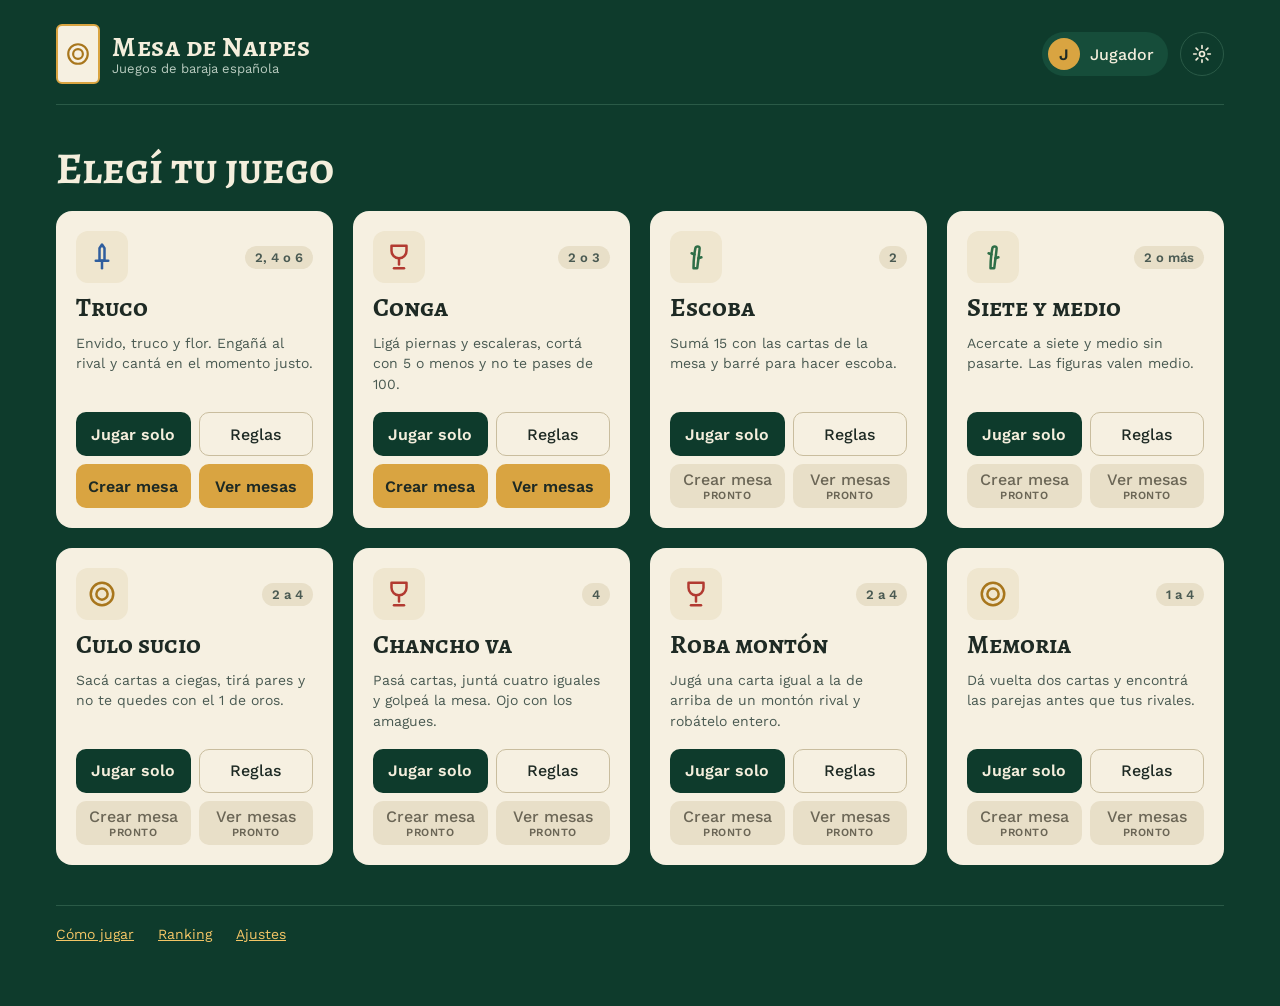
<file: index.html>
<!doctype html>
<html lang="es">
<head>
  <meta charset="utf-8">
  <meta name="viewport" content="width=device-width, initial-scale=1">
  <title>Mesa de Naipes · Urugames</title>
  <link rel="preconnect" href="https://fonts.googleapis.com">
  <link rel="preconnect" href="https://fonts.gstatic.com" crossorigin>
  <link rel="stylesheet" href="https://fonts.googleapis.com/css2?family=Alegreya+SC:wght@500;700&family=Work+Sans:wght@400;500;600&display=swap">
  <link rel="stylesheet" href="css/lobby.css?v=20261030b">
</head>
<body>
  <div class="wrap">
    <header class="top">
      <div class="brand">
        <div class="brand-card">
          <svg width="26" height="26" viewBox="0 0 24 24" fill="none" stroke="currentColor" stroke-width="2" aria-hidden="true"><circle cx="12" cy="12" r="9"/><circle cx="12" cy="12" r="4.5"/></svg>
        </div>
        <div>
          <span class="brand-name">Mesa de Naipes</span>
          <span class="brand-sub">Juegos de baraja española</span>
        </div>
      </div>
      <div class="top-actions">
        <a href="#perfil" class="player"><span class="avatar">J</span><span>Jugador</span></a>
        <button class="icon-btn" aria-label="Configuración">
          <svg width="20" height="20" viewBox="0 0 24 24" fill="none" stroke="currentColor" stroke-width="2" stroke-linecap="round" aria-hidden="true"><circle cx="12" cy="12" r="3"/><path d="M12 2v3M12 19v3M2 12h3M19 12h3M4.9 4.9l2.1 2.1M17 17l2.1 2.1M4.9 19.1L7 17M17 7l2.1-2.1"/></svg>
        </button>
      </div>
    </header>

    <section class="stack">
      <h1>Elegí tu juego</h1>
      <div class="games" id="games"></div>
    </section>

    <footer class="foot">
      <a href="#como-jugar">Cómo jugar</a>
      <a href="#ranking">Ranking</a>
      <a href="#ajustes">Ajustes</a>
    </footer>
  </div>
  <script src="js/juegos.js?v=20261030b"></script>
  <script src="js/lobby.js?v=20261030b"></script>
</body>
</html>
</file>
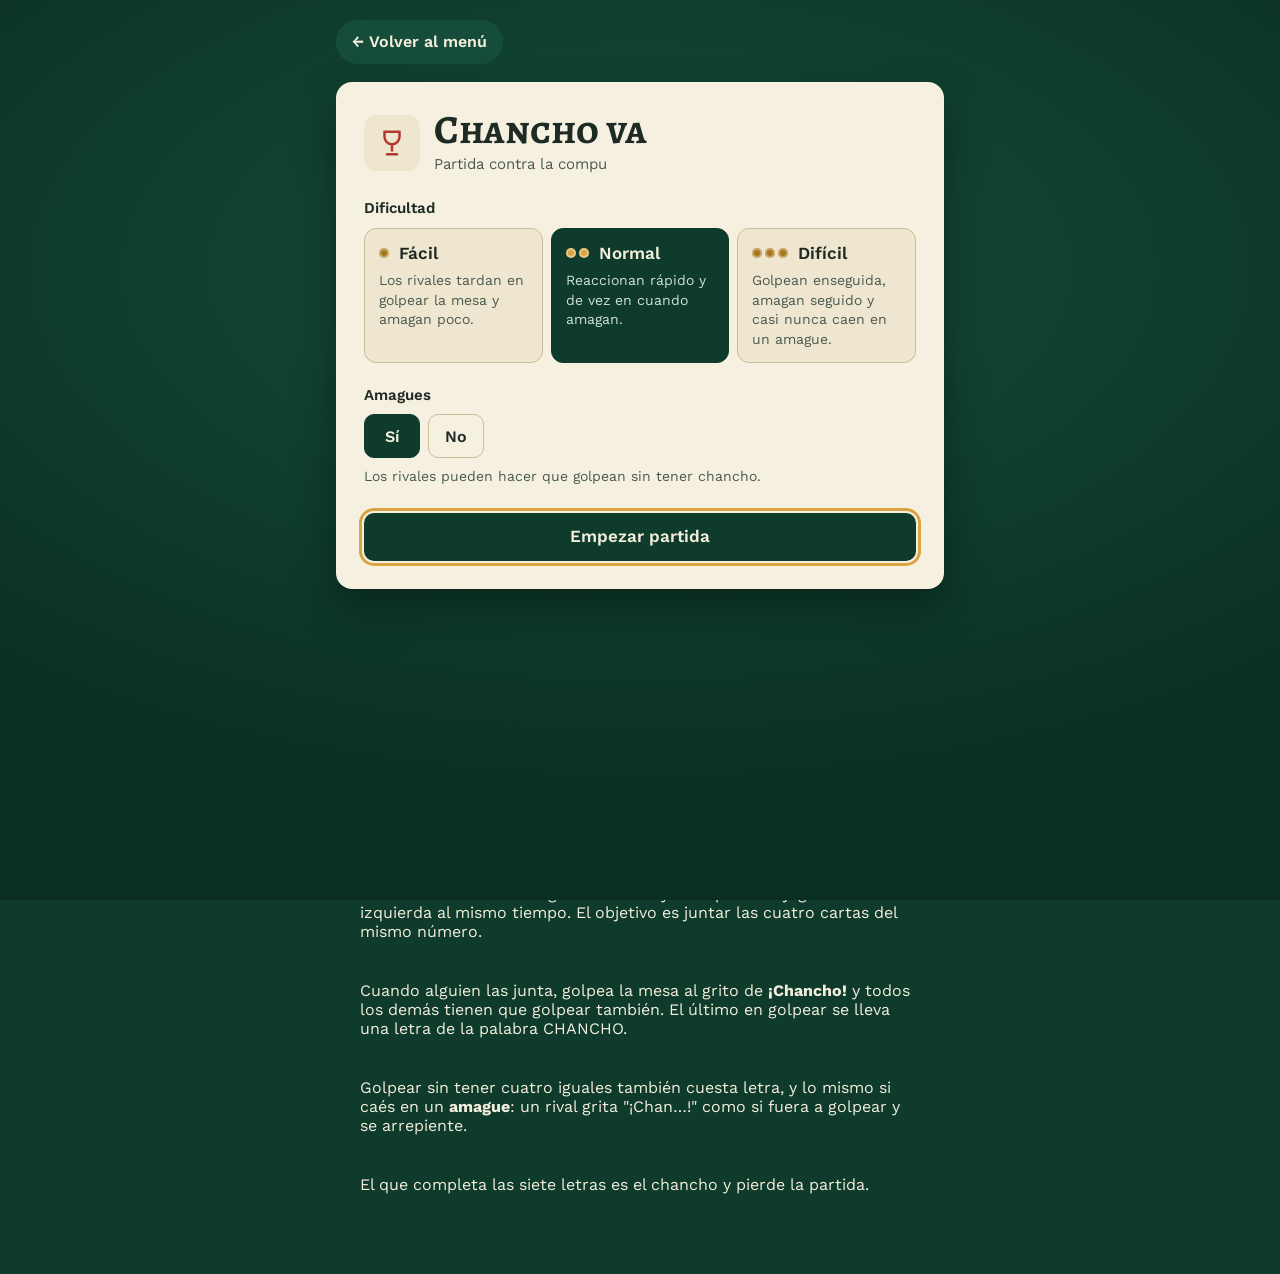
<file: juegos/chanchova/index.html>
<!doctype html>
<html lang="es">
<head>
  <meta charset="utf-8">
  <meta name="viewport" content="width=device-width, initial-scale=1">
  <title>Mesa de Naipes</title>
  <link rel="stylesheet" href="https://fonts.googleapis.com/css2?family=Alegreya+SC:wght@500;700&family=Work+Sans:wght@400;500;600&display=swap">
  <link rel="stylesheet" href="../../css/lobby.css?v=20261030b">
  <link rel="stylesheet" href="../../css/juego.css?v=20261030b">
  <link rel="stylesheet" href="chanchova.css?v=20261030d">
  <link rel="stylesheet" href="../../css/previa.css?v=20261030d">
</head>
<body data-juego="chanchova">
  <div class="wrap">
    <header class="top">
      <a href="../../index.html" class="back">← Volver al menú</a>
    </header>
    <main class="juego-main">
      <h1 id="nombre"></h1>
      <p class="modo" id="modo"></p>
      <p class="aviso" id="aviso" hidden>El multijugador en línea todavía no está disponible: por ahora jugás contra la compu.</p>

      <div class="ctrl">
        <button id="feint" aria-pressed="true">Amagues</button>
        <button class="primary" id="reset">Nueva partida</button>
        <button id="optsBtn" type="button" hidden>Cambiar opciones</button>
      </div>

      <section class="cv-rivals" id="rivals" aria-label="Rivales"></section>

      <section class="cv-mesa" aria-live="polite">
        <div class="cv-msg" id="msg"></div>
        <div class="cv-order" id="order"></div>
        <button class="cv-slam" id="slam" aria-label="Golpear la mesa: ¡Chancho!">
          <svg viewBox="0 0 48 48" aria-hidden="true"><path fill="currentColor" d="M14 22V9a3 3 0 0 1 6 0v11h1V6a3 3 0 0 1 6 0v14h1V8a3 3 0 0 1 6 0v14h1v-8a3 3 0 0 1 6 0v15c0 9-6 15-14 15h-2c-6 0-9-3-12-8l-6-9a3 3 0 0 1 5-3l2 3z"/></svg>
          ¡CHANCHO!
        </button>
        <button class="cv-next" id="next" hidden>Otra mano</button>
      </section>

      <section class="cv-mine">
        <div class="cv-mine-top"><span class="cv-name">Tu mano</span><span class="cv-letters" id="myLetters"></span></div>
        <div class="cv-hand" id="hand"></div>
        <button class="cv-pass" id="pass" disabled>Elegí una carta para pasar</button>
      </section>

      <section id="reglas" class="reglas">
        <h2>Reglas</h2>
        <p>Se juega con cuatro números de la baraja española (1, 7, 10 y 12) en sus cuatro palos: 16 cartas, cuatro para cada jugador.</p>
        <p>En cada vuelta todos eligen una carta y se la pasan al jugador de la izquierda al mismo tiempo. El objetivo es juntar las cuatro cartas del mismo número.</p>
        <p>Cuando alguien las junta, golpea la mesa al grito de <b>¡Chancho!</b> y todos los demás tienen que golpear también. El último en golpear se lleva una letra de la palabra CHANCHO.</p>
        <p>Golpear sin tener cuatro iguales también cuesta letra, y lo mismo si caés en un <b>amague</b>: un rival grita "¡Chan…!" como si fuera a golpear y se arrepiente.</p>
        <p>El que completa las siete letras es el chancho y pierde la partida.</p>
      </section>
    </main>
  </div>
  <script src="../../js/juegos.js?v=20261030b"></script>
  <script src="../../js/juego-base.js?v=20261030b"></script>
  <script src="../../js/previa.js?v=20261030d"></script>
  <script src="chanchova.js?v=20261030d"></script>
</body>
</html>
</file>
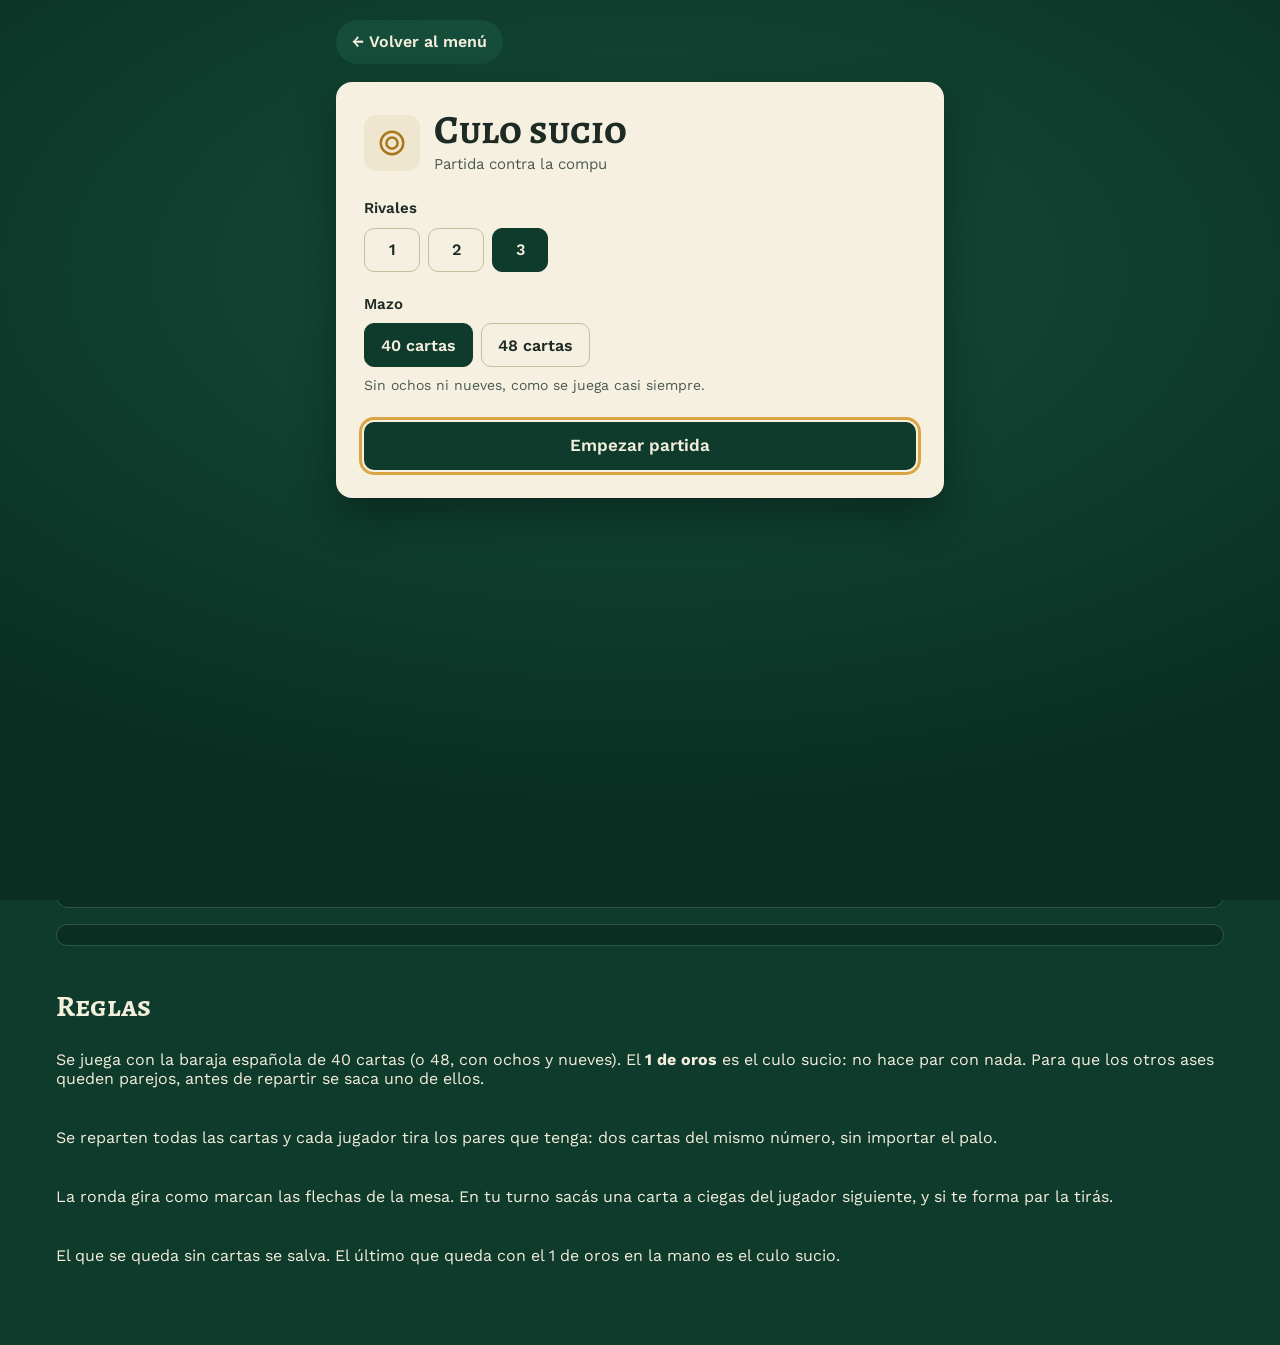
<file: juegos/culosucio/index.html>
<!doctype html>
<html lang="es">
<head>
  <meta charset="utf-8">
  <meta name="viewport" content="width=device-width, initial-scale=1">
  <title>Mesa de Naipes</title>
  <link rel="stylesheet" href="https://fonts.googleapis.com/css2?family=Alegreya+SC:wght@500;700&family=Work+Sans:wght@400;500;600&display=swap">
  <link rel="stylesheet" href="../../css/lobby.css?v=20261030b">
  <link rel="stylesheet" href="../../css/juego.css?v=20261030b">
  <link rel="stylesheet" href="culosucio.css?v=20261030d">
  <link rel="stylesheet" href="../../css/previa.css?v=20261030d">
</head>
<body data-juego="culosucio">
  <div class="wrap">
    <header class="top">
      <a href="../../index.html" class="back">← Volver al menú</a>
    </header>
    <main class="juego-main">
      <h1 id="nombre"></h1>
      <p class="modo" id="modo"></p>
      <p class="aviso" id="aviso" hidden>El multijugador en línea todavía no está disponible: por ahora jugás contra la compu.</p>

      <div class="ctrl">
        <select id="nr" aria-label="Cantidad de rivales">
          <option value="1">1 rival</option>
          <option value="2">2 rivales</option>
          <option value="3" selected>3 rivales</option>
        </select>
        <select id="deck" aria-label="Mazo">
          <option value="40" selected>40 cartas</option>
          <option value="48">48 cartas</option>
        </select>
        <button class="primary" id="newg">Repartir</button>
        <button id="optsBtn" type="button" hidden>Cambiar opciones</button>
      </div>

      <div class="cs-mesa" id="table">
        <div class="cs-oval"></div>
        <svg class="cs-ring" id="ring" aria-hidden="true"></svg>
        <div class="cs-center">
          <div class="cs-row">
            <div class="cs-mini"><div class="cs-stack" id="pile"></div><span id="pairs">0 pares</span></div>
            <div class="cs-mini"><div id="culo"></div><span>Culo sucio</span></div>
          </div>
          <div class="cs-flow" id="flow"></div>
        </div>
        <div id="seats"></div>
      </div>

      <div class="cs-msg" id="msg" aria-live="polite"></div>
      <section class="cs-panel" id="pick" hidden></section>
      <section class="cs-panel cs-mine" id="me"></section>

      <section id="reglas" class="reglas">
        <h2>Reglas</h2>
        <p>Se juega con la baraja española de 40 cartas (o 48, con ochos y nueves). El <b>1 de oros</b> es el culo sucio: no hace par con nada. Para que los otros ases queden parejos, antes de repartir se saca uno de ellos.</p>
        <p>Se reparten todas las cartas y cada jugador tira los pares que tenga: dos cartas del mismo número, sin importar el palo.</p>
        <p>La ronda gira como marcan las flechas de la mesa. En tu turno sacás una carta a ciegas del jugador siguiente, y si te forma par la tirás.</p>
        <p>El que se queda sin cartas se salva. El último que queda con el 1 de oros en la mano es el culo sucio.</p>
      </section>
    </main>
  </div>
  <script src="../../js/juegos.js?v=20261030b"></script>
  <script src="../../js/juego-base.js?v=20261030b"></script>
  <script src="../../js/previa.js?v=20261030d"></script>
  <script src="culosucio.js?v=20261030d"></script>
</body>
</html>
</file>
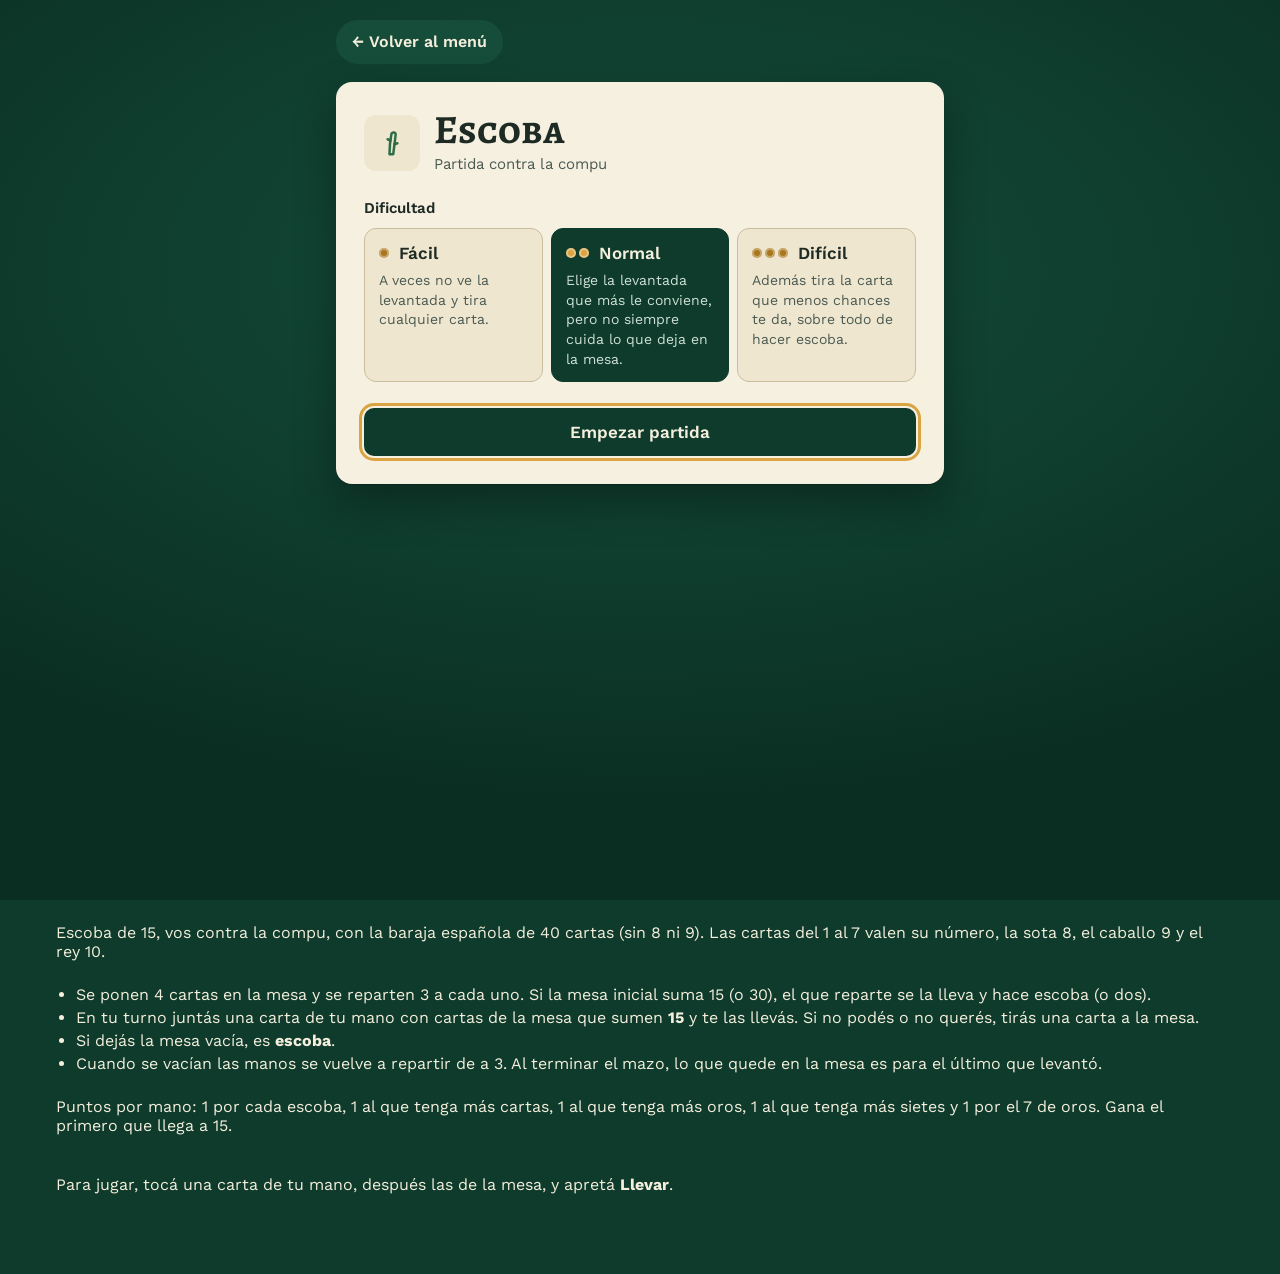
<file: juegos/escoba/index.html>
<!doctype html>
<html lang="es">
<head>
  <meta charset="utf-8">
  <meta name="viewport" content="width=device-width, initial-scale=1">
  <title>Mesa de Naipes</title>
  <link rel="stylesheet" href="https://fonts.googleapis.com/css2?family=Alegreya+SC:wght@500;700&family=Work+Sans:wght@400;500;600&display=swap">
  <link rel="stylesheet" href="../../css/lobby.css?v=20261030b">
  <link rel="stylesheet" href="../../css/juego.css?v=20261030b">
  <link rel="stylesheet" href="escoba.css?v=20261030d">
  <link rel="stylesheet" href="../../css/previa.css?v=20261030d">
</head>
<body data-juego="escoba">
  <div class="wrap">
    <header class="top">
      <a href="../../index.html" class="back">← Volver al menú</a>
    </header>
    <main class="juego-main">
      <h1 id="nombre"></h1>
      <p class="modo" id="modo"></p>
      <p class="aviso" id="aviso" hidden>El multijugador en línea todavía no está disponible: por ahora jugás contra la compu.</p>

      <div class="es-score">
        <span class="es-pill">Vos <b id="sMe">0</b></span>
        <span class="es-pill">Compu <b id="sCpu">0</b></span>
        <span class="es-meta" id="dealer"></span>
        <button class="es-new" id="newg" type="button">Nueva partida</button>
        <button class="es-new" id="optsBtn" type="button" hidden>Cambiar opciones</button>
      </div>

      <section class="es-board" aria-label="Mesa">
        <div class="es-side">
          <span class="es-meta">Compu · cartas <b id="cpuCards">0</b> · escobas <b id="cpuEsc">0</b></span>
          <div class="es-row" id="cpuHand"></div>
        </div>
        <div class="es-mesa">
          <div class="es-row" id="table"></div>
          <div class="es-mazo"><div class="es-card es-dorso" id="mazoCard"></div><span id="deckInfo"></span></div>
        </div>
        <div class="es-status" id="status" aria-live="polite"></div>
        <div class="es-side">
          <div class="es-row" id="hand"></div>
          <div class="es-actions">
            <button class="es-btn" id="takeBtn" type="button" disabled>Llevar</button>
            <button class="es-btn alt" id="dropBtn" type="button" disabled>Tirar</button>
            <button class="es-btn ghost" id="hintBtn" type="button">Pista</button>
          </div>
          <span class="es-meta">Vos · cartas <b id="meCards">0</b> · escobas <b id="meEsc">0</b> · oros <b id="meOros">0</b> · sietes <b id="meSiete">0</b></span>
        </div>
      </section>

      <section id="reglas" class="reglas">
        <h2>Reglas</h2>
        <p>Escoba de 15, vos contra la compu, con la baraja española de 40 cartas (sin 8 ni 9). Las cartas del 1 al 7 valen su número, la sota 8, el caballo 9 y el rey 10.</p>
        <ul>
          <li>Se ponen 4 cartas en la mesa y se reparten 3 a cada uno. Si la mesa inicial suma 15 (o 30), el que reparte se la lleva y hace escoba (o dos).</li>
          <li>En tu turno juntás una carta de tu mano con cartas de la mesa que sumen <b>15</b> y te las llevás. Si no podés o no querés, tirás una carta a la mesa.</li>
          <li>Si dejás la mesa vacía, es <b>escoba</b>.</li>
          <li>Cuando se vacían las manos se vuelve a repartir de a 3. Al terminar el mazo, lo que quede en la mesa es para el último que levantó.</li>
        </ul>
        <p>Puntos por mano: 1 por cada escoba, 1 al que tenga más cartas, 1 al que tenga más oros, 1 al que tenga más sietes y 1 por el 7 de oros. Gana el primero que llega a 15.</p>
        <p>Para jugar, tocá una carta de tu mano, después las de la mesa, y apretá <b>Llevar</b>.</p>
      </section>
    </main>
  </div>

  <div class="es-final" id="final" hidden>
    <div class="es-box" id="finalBox"></div>
  </div>

  <script src="../../js/juegos.js?v=20261030b"></script>
  <script src="../../js/juego-base.js?v=20261030b"></script>
  <script src="../../js/previa.js?v=20261030d"></script>
  <script src="escoba.js?v=20261030d"></script>
</body>
</html>
</file>
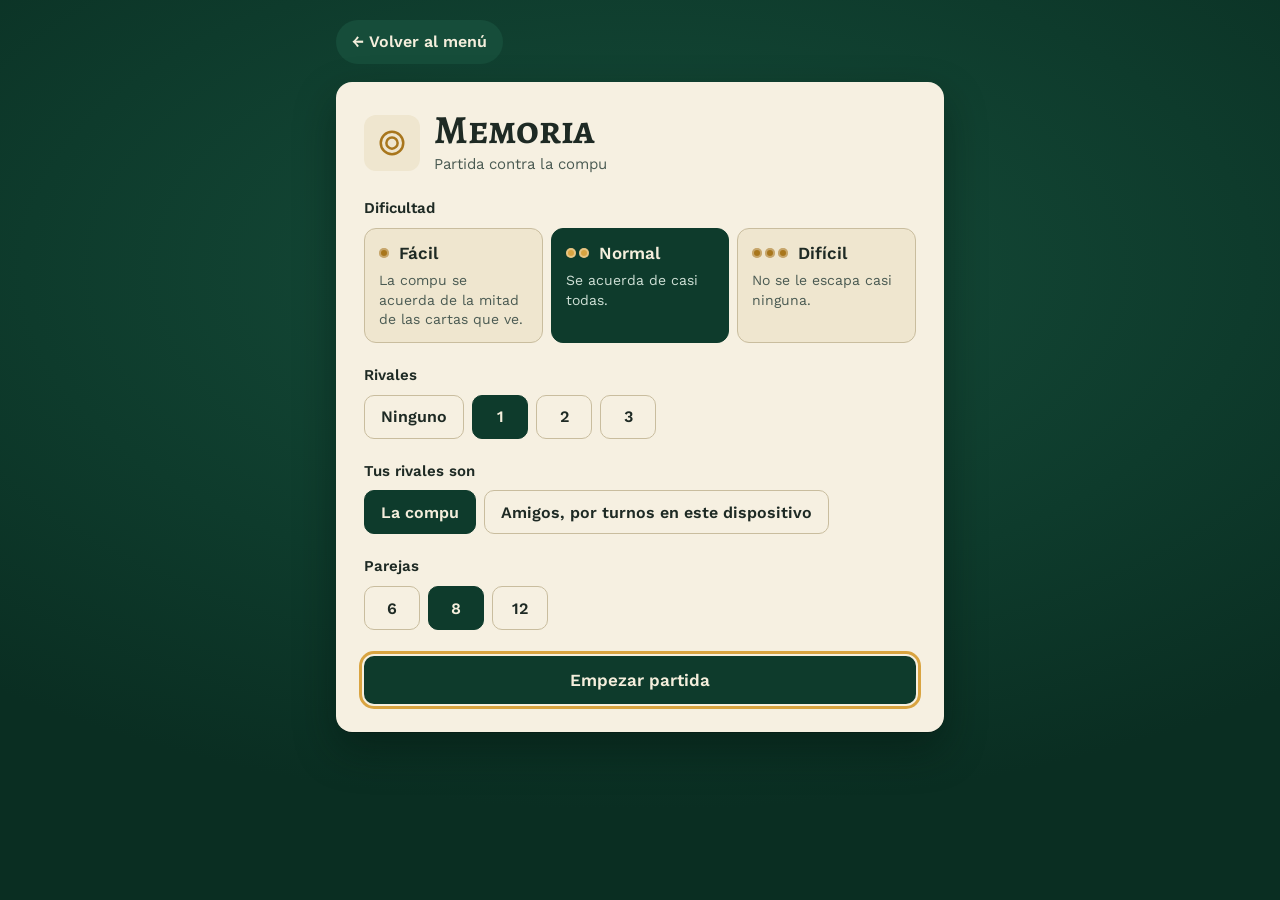
<file: juegos/memoria/index.html>
<!doctype html>
<html lang="es">
<head>
  <meta charset="utf-8">
  <meta name="viewport" content="width=device-width, initial-scale=1">
  <title>Mesa de Naipes</title>
  <link rel="stylesheet" href="https://fonts.googleapis.com/css2?family=Alegreya+SC:wght@500;700&family=Work+Sans:wght@400;500;600&display=swap">
  <link rel="stylesheet" href="../../css/lobby.css?v=20261030b">
  <link rel="stylesheet" href="../../css/juego.css?v=20261030b">
  <link rel="stylesheet" href="memoria.css?v=20261030d">
  <link rel="stylesheet" href="../../css/previa.css?v=20261030d">
</head>
<body data-juego="memoria">
  <div class="wrap">
    <header class="top">
      <a href="../../index.html" class="back">← Volver al menú</a>
    </header>
    <main class="juego-main">
      <h1 id="nombre"></h1>
      <p class="modo" id="modo"></p>
      <p class="aviso" id="aviso" hidden>El multijugador en línea todavía no está disponible: por ahora jueguen por turnos en este dispositivo.</p>

      <div class="bar">
        <div class="ctrl">
          <select id="mode" aria-label="Modo de juego">
            <option value="0">Solo</option>
            <option value="1" selected>vs 1</option>
            <option value="2">vs 2</option>
            <option value="3">vs 3</option>
          </select>
          <select id="rivals" aria-label="Contra quién">
            <option value="cpu" selected>Contra la compu</option>
            <option value="amigos">Con amigos</option>
          </select>
          <select id="level" aria-label="Cantidad de parejas">
            <option value="6">6 parejas</option>
            <option value="8" selected>8 parejas</option>
            <option value="12">12 parejas</option>
          </select>
          <button class="primary" id="new">Nueva</button>
          <button id="optsBtn" type="button" hidden>Cambiar opciones</button>
        </div>
        <div class="stats">
          <div class="stat"><b id="pairs">0/8</b><span>Parejas</span></div>
          <div class="stat"><b id="time">0:00</b><span>Tiempo</span></div>
        </div>
      </div>
      <div class="players" id="players"></div>
      <p class="turn" id="turn"></p>
      <div class="win" id="win" hidden>
        <h2 id="winTitle">¡Ganaste!</h2>
        <p id="winText"></p>
      </div>
      <div class="board" id="board"></div>

      <section id="reglas" class="reglas">
        <h2>Reglas</h2>
        <p>Se reparten las cartas boca abajo, en parejas iguales. En tu turno das vuelta dos cartas: si son iguales te las llevás y seguís jugando; si no, se vuelven a tapar y le toca al siguiente.</p>
        <p>Gana quien junta más parejas. En modo Solo el desafío es terminar en la menor cantidad de jugadas.</p>
      </section>
    </main>
  </div>
  <script src="../../js/juegos.js?v=20261030b"></script>
  <script src="../../js/juego-base.js?v=20261030b"></script>
  <script src="../../js/previa.js?v=20261030d"></script>
  <script src="memoria.js?v=20261030d"></script>
</body>
</html>
</file>
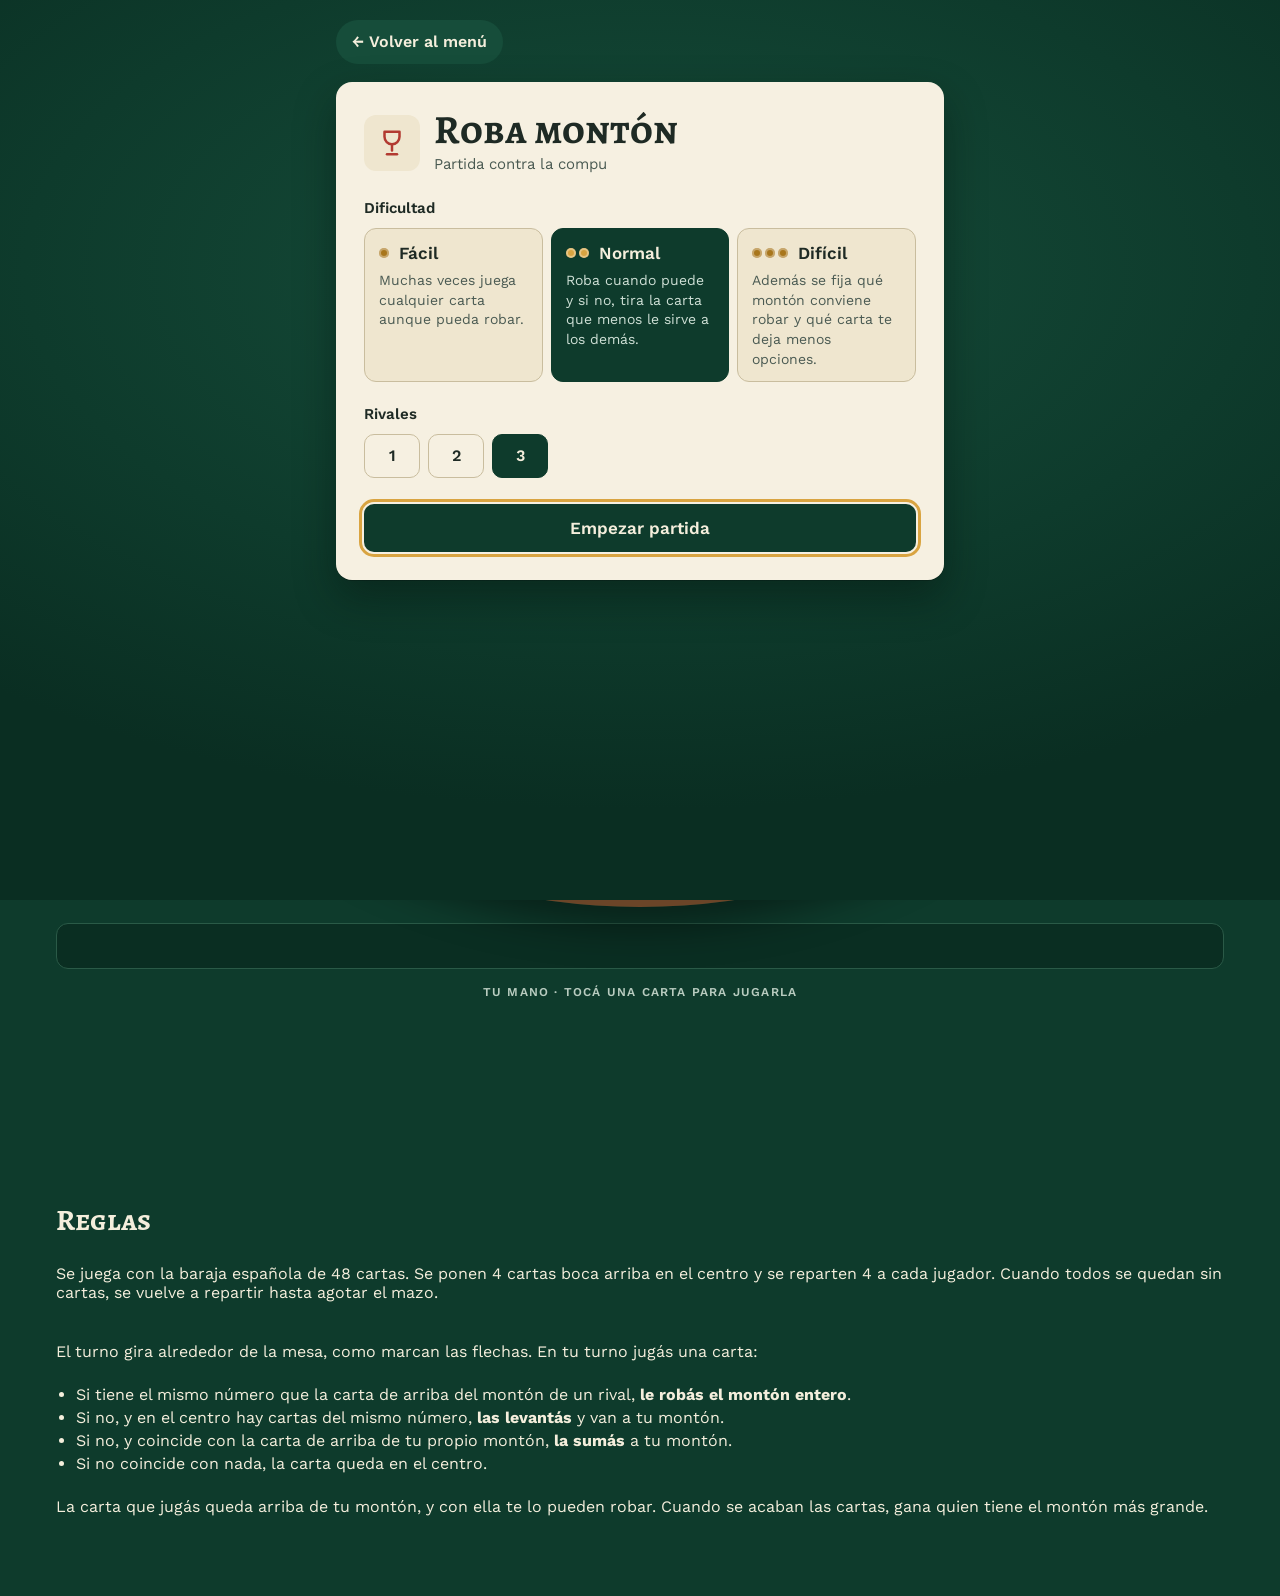
<file: juegos/robamonton/index.html>
<!doctype html>
<html lang="es">
<head>
  <meta charset="utf-8">
  <meta name="viewport" content="width=device-width, initial-scale=1">
  <title>Mesa de Naipes</title>
  <link rel="stylesheet" href="https://fonts.googleapis.com/css2?family=Alegreya+SC:wght@500;700&family=Work+Sans:wght@400;500;600&display=swap">
  <link rel="stylesheet" href="../../css/lobby.css?v=20261030b">
  <link rel="stylesheet" href="../../css/juego.css?v=20261030b">
  <link rel="stylesheet" href="robamonton.css?v=20261030d">
  <link rel="stylesheet" href="../../css/previa.css?v=20261030d">
</head>
<body data-juego="robamonton">
  <div class="wrap">
    <header class="top">
      <a href="../../index.html" class="back">← Volver al menú</a>
    </header>
    <main class="juego-main">
      <h1 id="nombre"></h1>
      <p class="modo" id="modo"></p>
      <p class="aviso" id="aviso" hidden>El multijugador en línea todavía no está disponible: por ahora jugás contra la compu.</p>

      <div class="ctrl">
        <select id="nr" aria-label="Cantidad de rivales">
          <option value="1">1 rival</option>
          <option value="2">2 rivales</option>
          <option value="3" selected>3 rivales</option>
        </select>
        <button class="primary" id="newg" type="button">Nueva partida</button>
        <button id="optsBtn" type="button" hidden>Cambiar opciones</button>
      </div>

      <section class="rm-ring" id="ring" aria-label="Mesa redonda">
        <svg class="rm-track" viewBox="0 0 100 100" preserveAspectRatio="none" aria-hidden="true">
          <ellipse cx="50" cy="50" rx="38" ry="38"></ellipse>
        </svg>
        <div class="rm-center" id="center">
          <div class="rm-turno" id="turno"></div>
          <div class="rm-table" id="table"></div>
          <div class="rm-mazo"><div class="rm-card" id="mazoCard"></div><span id="mazo"></span></div>
        </div>
      </section>

      <div class="rm-msg" id="msg" aria-live="polite"></div>

      <section class="rm-hand-wrap" aria-label="Tu mano">
        <span class="rm-label">Tu mano · tocá una carta para jugarla</span>
        <div class="rm-hand" id="hand"></div>
      </section>

      <section id="reglas" class="reglas">
        <h2>Reglas</h2>
        <p>Se juega con la baraja española de 48 cartas. Se ponen 4 cartas boca arriba en el centro y se reparten 4 a cada jugador. Cuando todos se quedan sin cartas, se vuelve a repartir hasta agotar el mazo.</p>
        <p>El turno gira alrededor de la mesa, como marcan las flechas. En tu turno jugás una carta:</p>
        <ul>
          <li>Si tiene el mismo número que la carta de arriba del montón de un rival, <b>le robás el montón entero</b>.</li>
          <li>Si no, y en el centro hay cartas del mismo número, <b>las levantás</b> y van a tu montón.</li>
          <li>Si no, y coincide con la carta de arriba de tu propio montón, <b>la sumás</b> a tu montón.</li>
          <li>Si no coincide con nada, la carta queda en el centro.</li>
        </ul>
        <p>La carta que jugás queda arriba de tu montón, y con ella te lo pueden robar. Cuando se acaban las cartas, gana quien tiene el montón más grande.</p>
      </section>
    </main>
  </div>

  <div class="rm-fly" id="fly" aria-hidden="true"></div>

  <div class="rm-final" id="final" hidden>
    <div class="rm-box">
      <h2 id="finalTitle"></h2>
      <table id="finalTable"></table>
      <button class="primary" id="again" type="button">Jugar otra</button>
    </div>
  </div>

  <script src="../../js/juegos.js?v=20261030b"></script>
  <script src="../../js/juego-base.js?v=20261030b"></script>
  <script src="../../js/previa.js?v=20261030d"></script>
  <script src="robamonton.js?v=20261030d"></script>
</body>
</html>
</file>
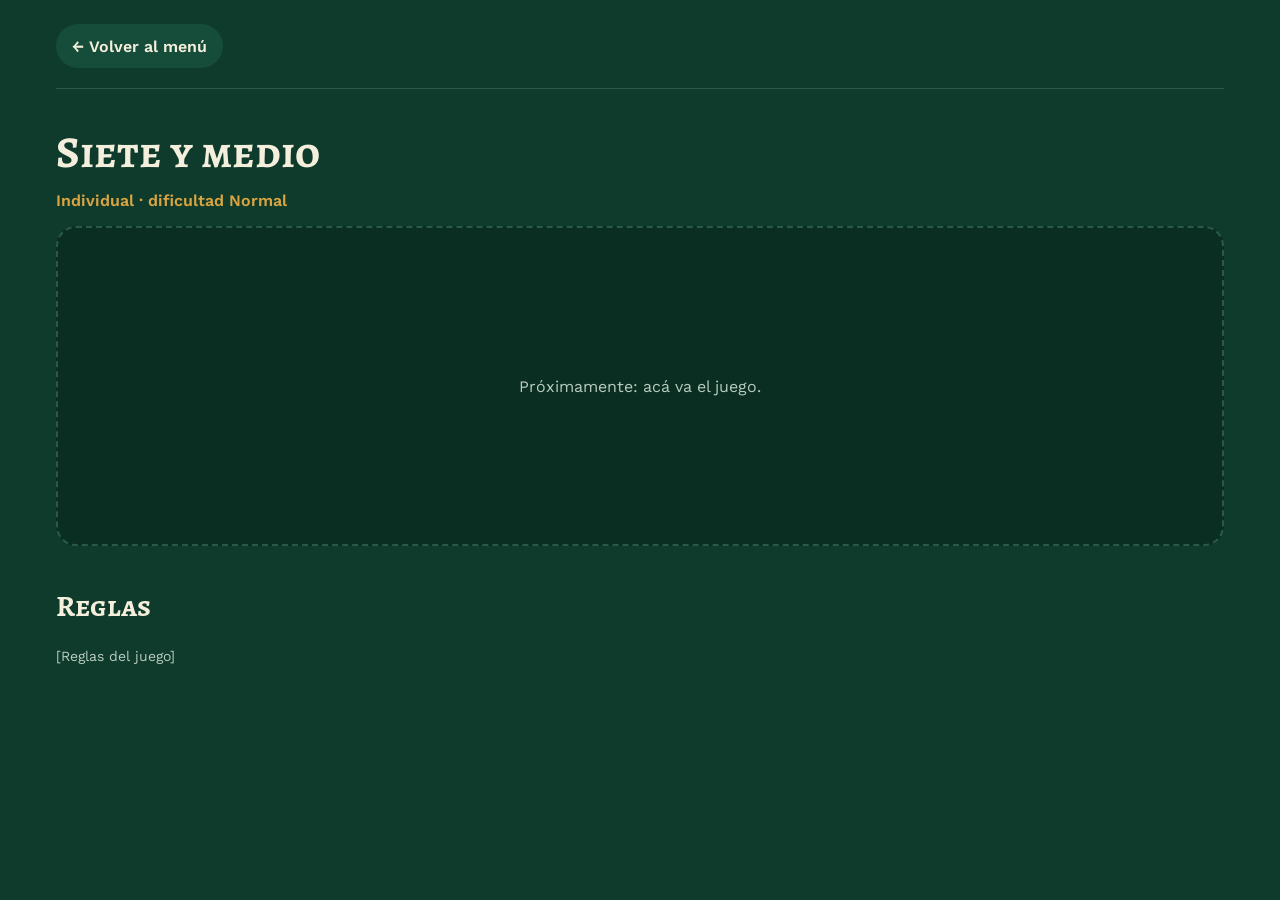
<file: juegos/sieteymedio/index.html>
<!doctype html>
<html lang="es">
<head>
  <meta charset="utf-8">
  <meta name="viewport" content="width=device-width, initial-scale=1">
  <title>Mesa de Naipes</title>
  <link rel="stylesheet" href="https://fonts.googleapis.com/css2?family=Alegreya+SC:wght@500;700&family=Work+Sans:wght@400;500;600&display=swap">
  <link rel="stylesheet" href="../../css/lobby.css?v=20261030b">
  <link rel="stylesheet" href="../../css/juego.css?v=20261030b">
</head>
<body data-juego="sieteymedio">
  <div class="wrap">
    <header class="top">
      <a href="../../index.html" class="back">← Volver al menú</a>
    </header>
    <main class="juego-main">
      <h1 id="nombre"></h1>
      <p class="modo" id="modo"></p>
      <div class="mesa">
        <p>Próximamente: acá va el juego.</p>
      </div>
      <section id="reglas" class="reglas">
        <h2>Reglas</h2>
        <p class="muted">[Reglas del juego]</p>
      </section>
    </main>
  </div>
  <script src="../../js/juegos.js?v=20261030b"></script>
  <script src="../../js/juego-base.js?v=20261030b"></script>
</body>
</html>
</file>
<file: css/lobby.css>
:root {
  --felt: #0E3B2C;
  --felt-dark: #0A2E22;
  --felt-light: #164D3A;
  --line: #2A5A47;
  --ivory: #F4EEDC;
  --card: #F6F0E1;
  --card-chip: #EFE6CF;
  --ink: #1E2A24;
  --ink-soft: #4A5A52;
  --muted: #B9CCC0;
  --gold: #D9A441;
  --oros: #A8761C;
  --copas: #B23A31;
  --espadas: #2F5E9E;
  --bastos: #2E6E47;
}

* { box-sizing: border-box; }
body {
  margin: 0;
  min-height: 100vh;
  background: var(--felt);
  color: var(--ivory);
  font-family: 'Work Sans', system-ui, sans-serif;
}
a { color: #F2C566; }
a:hover { color: #FFE2A0; }
button { font-family: inherit; cursor: pointer; }
h1, h2, .brand-name, .game-name { font-family: 'Alegreya SC', serif; font-weight: 700; }

.wrap { max-width: 1200px; margin: 0 auto; padding: 24px 16px 64px; display: flex; flex-direction: column; gap: 40px; }
.stack { display: flex; flex-direction: column; gap: 20px; }
.muted { color: var(--muted); font-size: 14px; }

/* Encabezado */
.top { display: flex; flex-wrap: wrap; align-items: center; justify-content: space-between; gap: 16px; padding-bottom: 20px; border-bottom: 1px solid var(--line); }
.brand { display: flex; align-items: center; gap: 12px; }
.brand > div:last-child { display: flex; flex-direction: column; }
.brand-card { width: 44px; height: 60px; border-radius: 6px; background: var(--card); border: 2px solid var(--gold); display: flex; align-items: center; justify-content: center; color: var(--oros); }
.brand-name { font-size: 28px; line-height: 1; letter-spacing: .5px; }
.brand-sub { font-size: 13px; color: var(--muted); }
.top-actions { display: flex; align-items: center; gap: 12px; }
.player { display: flex; align-items: center; gap: 10px; min-height: 44px; padding: 0 14px 0 6px; border-radius: 999px; background: var(--felt-light); color: var(--ivory); text-decoration: none; font-weight: 500; }
.avatar { width: 32px; height: 32px; border-radius: 999px; background: var(--gold); color: var(--ink); display: flex; align-items: center; justify-content: center; font-weight: 600; }
.icon-btn { width: 44px; height: 44px; border-radius: 999px; border: 1px solid var(--line); background: transparent; color: var(--ivory); display: flex; align-items: center; justify-content: center; }

h1 { margin: 0; font-size: 44px; line-height: 1.05; }
h2 { margin: 0; font-size: 30px; }

/* Grilla de juegos */
.games-head { display: flex; flex-wrap: wrap; align-items: baseline; justify-content: space-between; gap: 8px; }
.games { display: grid; grid-template-columns: repeat(auto-fill, minmax(250px, 1fr)); gap: 20px; }
.game { display: flex; flex-direction: column; gap: 12px; padding: 20px; border-radius: 16px; background: var(--card); }
.game-top { display: flex; align-items: center; justify-content: space-between; }
.suit { display: flex; align-items: center; justify-content: center; width: 52px; height: 52px; border-radius: 12px; background: var(--card-chip); }
.suit.oros { color: var(--oros); } .suit.copas { color: var(--copas); }
.suit.espadas { color: var(--espadas); } .suit.bastos { color: var(--bastos); }
.players { font-size: 13px; font-weight: 600; color: var(--ink-soft); background: #E8DFC8; padding: 4px 10px; border-radius: 999px; }
.game-name { margin: 0; font-size: 26px; color: var(--ink); line-height: 1; }
.game-desc { margin: 0 0 6px; font-size: 14px; line-height: 1.45; color: var(--ink-soft); }
.game-actions { display: grid; grid-template-columns: repeat(2, minmax(0, 1fr)); gap: 8px; margin-top: auto; }
.btn-play, .btn-rules, .btn-mesa { text-align: center; }
.btn-mesa { display: flex; flex-direction: column; align-items: center; justify-content: center; min-height: 44px; padding: 4px 10px; border-radius: 10px; background: var(--gold); color: var(--ink); font-weight: 600; text-decoration: none; }
.btn-mesa:hover { color: var(--ink); background: #E6B556; }
.btn-mesa.off { background: #E8DFC8; color: #6B6656; font-weight: 500; cursor: default; }
.btn-mesa.off small { font-size: 11px; font-weight: 600; text-transform: uppercase; letter-spacing: .5px; }
.btn-play { flex: 1 1 auto; display: flex; align-items: center; justify-content: center; min-height: 44px; border-radius: 10px; background: var(--felt); color: var(--ivory); font-weight: 600; text-decoration: none; }
.btn-play:hover { color: #fff; background: var(--felt-light); }
.btn-rules { display: flex; align-items: center; justify-content: center; min-height: 44px; padding: 0 14px; border-radius: 10px; border: 1px solid #C9BD9E; color: var(--ink); font-weight: 500; text-decoration: none; }
.btn-rules:hover { color: var(--ink); background: var(--card-chip); }

.foot { display: flex; flex-wrap: wrap; gap: 8px 24px; padding-top: 20px; border-top: 1px solid var(--line); font-size: 14px; }

@media (max-width: 480px) {
  h1 { font-size: 34px; }
  h2 { font-size: 26px; }
}
</file>
<file: css/juego.css>
/* Estilos de la página provisoria de cada juego */
.back { display: inline-flex; align-items: center; min-height: 44px; padding: 0 16px; border-radius: 999px; background: var(--felt-light); color: var(--ivory); text-decoration: none; font-weight: 600; }
.back:hover { color: #fff; }
.juego-main { display: flex; flex-direction: column; gap: 16px; }
.modo { margin: 0; color: var(--gold); font-weight: 600; }
.mesa { min-height: 320px; border-radius: 20px; border: 2px dashed var(--line); background: var(--felt-dark); display: flex; align-items: center; justify-content: center; text-align: center; padding: 24px; color: var(--muted); }
.reglas { margin-top: 24px; display: flex; flex-direction: column; gap: 8px; }
</file>
<file: juegos/chanchova/chanchova.css>
/* Chancho va: usa los colores de css/lobby.css. Clases con prefijo cv- para no chocar con otros estilos.
   El rosa del chancho es propio de este juego. */
.juego-main { --pig: #F07FA0; --pig-deep: #C94A73; --pig-shadow: #8D2F4F; max-width: 560px; width: 100%; margin: 0 auto; }
.aviso { margin: 0; padding: 10px 14px; border-radius: 12px; background: var(--felt-light); color: var(--muted); }
.ctrl { display: flex; flex-wrap: wrap; gap: 8px; align-items: center; }
.ctrl button { font: inherit; font-weight: 600; min-height: 44px; border-radius: 999px; border: 1px solid var(--line); background: transparent; color: var(--muted); padding: 0 16px; }
.ctrl button[aria-pressed="true"] { background: var(--felt-light); color: var(--ivory); }
.ctrl button.primary { background: var(--gold); border-color: var(--gold); color: var(--ink); }
.juego-main :focus-visible { outline: 3px solid var(--gold); outline-offset: 2px; }

/* Letras C-H-A-N-C-H-O */
.cv-letters { display: flex; gap: 2px; }
.cv-letters b { font-family: 'Alegreya SC', serif; font-size: 15px; width: 1.1em; text-align: center; color: var(--line); }
.cv-letters b.on { color: var(--pig); }

/* Rivales */
.cv-rivals { display: grid; grid-template-columns: repeat(3, minmax(0, 1fr)); gap: 8px; }
.cv-rival { min-width: 0; position: relative; border: 2px solid var(--line); border-radius: 12px; padding: 8px 6px 9px; background: var(--felt-dark); display: flex; flex-direction: column; align-items: center; gap: 6px; transition: border-color .2s, background .2s; }
.cv-rival .cv-name { font-size: 14px; }
.cv-rival .cv-letters b { font-size: 12px; width: .95em; }
.cv-backs { display: flex; min-height: 30px; align-items: center; }
.cv-backs .cv-card { width: 20px; height: 30px; margin-left: -8px; border-radius: 3px; }
.cv-backs .cv-card:first-child { margin-left: 0; }
.cv-four { font-family: 'Alegreya SC', serif; font-size: 15px; color: var(--pig); }
.cv-rival.slammed, .cv-rival.shout { border-color: var(--pig); background: rgba(240,127,160,.12); }
.cv-rival.shout { animation: cv-shake .32s ease-in-out 2; }
.cv-rival.loser { border-color: var(--gold); background: rgba(217,164,65,.14); }
.cv-badge { position: absolute; top: -10px; right: -4px; font-size: 11px; font-weight: 600; background: var(--pig); color: var(--ink); border-radius: 999px; padding: 2px 7px; }

/* Mesa central con el botón para golpear */
.cv-mesa { min-height: 250px; display: flex; flex-direction: column; align-items: center; justify-content: center; gap: 12px; text-align: center; border-radius: 20px; background: radial-gradient(ellipse at 50% 40%, var(--felt-light) 0%, var(--felt-dark) 80%); border: 8px solid #4A2C17; box-shadow: inset 0 0 30px rgba(0,0,0,.5); padding: 16px; }
.cv-msg { font-weight: 600; min-height: 2.8em; max-width: 30ch; text-wrap: balance; line-height: 1.35; }
.cv-msg strong { color: var(--gold); }
.cv-order { display: flex; gap: 6px; min-height: 26px; flex-wrap: wrap; justify-content: center; }
.cv-order span { font-size: 12px; font-weight: 600; background: var(--card); color: var(--ink); border-radius: 999px; padding: 4px 9px; animation: cv-pop .25s ease-out; }
.cv-order em { font-style: normal; color: var(--pig-deep); margin-right: 3px; }
.cv-slam { width: 140px; height: 140px; border-radius: 50%; border: 0; color: var(--ink); font-family: 'Alegreya SC', serif; font-weight: 700; font-size: 21px; display: flex; flex-direction: column; align-items: center; justify-content: center; gap: 2px;
  background: radial-gradient(circle at 35% 30%, #FFB3C8, var(--pig) 55%, var(--pig-deep)); box-shadow: 0 8px 0 var(--pig-shadow), 0 14px 24px rgba(0,0,0,.45);
  touch-action: manipulation; -webkit-tap-highlight-color: transparent; transition: transform .06s; }
.cv-slam svg { width: 42px; height: 42px; }
.cv-slam:active { transform: translateY(6px); box-shadow: 0 2px 0 var(--pig-shadow), 0 6px 12px rgba(0,0,0,.45); }
.cv-slam.hot { animation: cv-pulse .7s ease-in-out infinite; }
.cv-slam[disabled] { filter: grayscale(.7) brightness(.7); cursor: default; }
.cv-next { font: inherit; font-weight: 600; min-height: 44px; border: 0; border-radius: 999px; padding: 0 24px; background: var(--gold); color: var(--ink); }

/* Tu mano. img/baraja.jpg: 12 columnas (1 a 12) x 5 filas (oros, copas, espadas, bastos, dorso) */
.cv-card { background-color: var(--card); background-image: url(../../img/baraja.jpg); background-size: 1200% 500%; background-repeat: no-repeat; box-shadow: 0 2px 3px rgba(0,0,0,.35); }
.cv-mine { display: flex; flex-direction: column; gap: 10px; }
.cv-mine-top { display: flex; justify-content: space-between; align-items: center; font-weight: 600; }
.cv-hand { display: grid; grid-template-columns: repeat(4, 1fr); gap: 8px; padding-top: 14px; }
.cv-hand .cv-card { aspect-ratio: 170 / 261; width: 100%; max-width: 100%; border: 0; padding: 0; border-radius: 8px; box-shadow: 0 3px 0 #B9B3A6, 0 6px 12px rgba(0,0,0,.4); transition: transform .15s ease, box-shadow .15s; -webkit-tap-highlight-color: transparent; }
.cv-hand .cv-card.sel { transform: translateY(-14px); box-shadow: 0 0 0 3px var(--gold), 0 12px 18px rgba(0,0,0,.45); }
.cv-hand .cv-card.llega { animation: cv-llega .45s ease-out; }
.cv-hand .cv-card.four { box-shadow: 0 0 0 3px var(--pig), 0 6px 12px rgba(0,0,0,.4); }
.cv-hand .cv-card[disabled] { cursor: default; }
.cv-pass { font: inherit; font-weight: 600; min-height: 48px; border: 0; border-radius: 12px; background: var(--card); color: var(--ink); box-shadow: 0 3px 0 #B9B3A6; }
.cv-pass[disabled] { opacity: .4; cursor: default; }

@keyframes cv-pop { from { transform: scale(.6); opacity: .3; } to { transform: none; opacity: 1; } }
@keyframes cv-llega { from { transform: translateX(-40px) rotate(-8deg); opacity: 0; } to { transform: none; opacity: 1; } }
@keyframes cv-pulse { 0%, 100% { transform: scale(1); } 50% { transform: scale(1.06); } }
@keyframes cv-shake { 0%, 100% { transform: none; } 25% { transform: translateX(-4px) rotate(-1.5deg); } 75% { transform: translateX(4px) rotate(1.5deg); } }
@media (prefers-reduced-motion: reduce) { .juego-main * { animation: none !important; transition: none !important; } }
@media (max-width: 360px) { .cv-slam { width: 120px; height: 120px; font-size: 18px; } }
</file>
<file: css/previa.css>
/* Pantalla previa de "Jugar solo" (js/previa.js). Usa los colores y letras del menú en todos los juegos,
   con sus propias variables para que no la cambie el diseño de cada juego.
   Layout: el paño verde del menú ocupa toda la pantalla; al centro, una carta marfil con el juego,
   la dificultad en tres fichas (los puntos de oro dicen el nivel) y las opciones propias, todo alineado a la izquierda. */
@import url('https://fonts.googleapis.com/css2?family=Alegreya+SC:wght@500;700&family=Work+Sans:wght@400;500;600&display=swap');

.previa {
  --pv-felt: #0E3B2C; --pv-felt-dark: #0A2E22; --pv-felt-light: #164D3A; --pv-line: #2A5A47;
  --pv-ivory: #F4EEDC; --pv-card: #F6F0E1; --pv-chip: #EFE6CF; --pv-chip-line: #C9BD9E;
  --pv-ink: #1E2A24; --pv-ink-soft: #4A5A52; --pv-gold: #D9A441;
  --pv-oros: #A8761C; --pv-copas: #B23A31; --pv-espadas: #2F5E9E; --pv-bastos: #2E6E47;
  --pv-display: 'Alegreya SC', Georgia, 'Times New Roman', serif;
  --pv-body: 'Work Sans', system-ui, -apple-system, 'Segoe UI', sans-serif;
  position: fixed; inset: 0; z-index: 1000; overflow-y: auto; overscroll-behavior: contain;
  background: var(--pv-felt);
  background-image: radial-gradient(ellipse 80% 60% at 50% 30%, var(--pv-felt-light), var(--pv-felt) 60%, var(--pv-felt-dark));
  color: var(--pv-ivory); font-family: var(--pv-body); font-size: 16px; line-height: 1.45;
  color-scheme: dark;
}
/* "hidden" tiene que ocultar siempre, también los botones de cada juego que la previa oculta o muestra */
[hidden] { display: none !important; }
html.previa-abierta, html.previa-abierta body { overflow: hidden; }
.previa *, .previa *::before, .previa *::after { box-sizing: border-box; }

.pv-marco {
  max-width: 640px; margin: 0 auto; min-height: 100%;
  padding-top: max(20px, env(safe-area-inset-top, 0px));
  padding-bottom: max(32px, env(safe-area-inset-bottom, 0px));
  padding-left: max(16px, env(safe-area-inset-left, 0px));
  padding-right: max(16px, env(safe-area-inset-right, 0px));
  display: flex; flex-direction: column; gap: 18px;
}
.pv-volver {
  align-self: flex-start; display: inline-flex; align-items: center; min-height: 44px; padding: 0 16px;
  border-radius: 999px; background: var(--pv-felt-light); color: var(--pv-ivory); text-decoration: none; font-weight: 600;
}
.pv-volver:hover { color: #fff; background: var(--pv-line); }

.pv-carta {
  background: var(--pv-card); color: var(--pv-ink); border-radius: 16px;
  padding: clamp(18px, 4vw, 28px); display: flex; flex-direction: column; gap: 22px;
  box-shadow: 0 1px 0 rgba(0,0,0,.2), 0 18px 40px rgba(4, 20, 14, .45);
}
.pv-cab { display: flex; align-items: center; gap: 14px; }
.pv-palo { flex: none; display: flex; align-items: center; justify-content: center; width: 56px; height: 56px; border-radius: 12px; background: var(--pv-chip); }
.pv-oros { color: var(--pv-oros); } .pv-copas { color: var(--pv-copas); } .pv-espadas { color: var(--pv-espadas); } .pv-bastos { color: var(--pv-bastos); }
.pv-cab h2 { margin: 0; font-family: var(--pv-display); font-weight: 700; font-size: clamp(30px, 7vw, 40px); line-height: 1; color: var(--pv-ink); text-wrap: balance; }
.pv-sub { margin: 4px 0 0; color: var(--pv-ink-soft); font-size: 15px; }

.pv-grupo { border: 0; margin: 0; padding: 0; min-width: 0; display: flex; flex-direction: column; gap: 8px; }
.pv-grupo[hidden] { display: none; }
.pv-grupo legend { padding: 0; margin-bottom: 8px; font-weight: 600; font-size: 15px; color: var(--pv-ink); }
.pv-nota { margin: 0; font-size: 14px; color: var(--pv-ink-soft); max-width: 60ch; }
.pv-nota:empty { display: none; }

/* dificultad: tres fichas; los puntos de oro marcan el nivel */
.pv-difs { display: grid; grid-template-columns: repeat(3, minmax(0, 1fr)); gap: 8px; }
@media (max-width: 520px) { .pv-difs { grid-template-columns: minmax(0, 1fr); } }
.pv-dif {
  display: flex; flex-direction: column; align-items: flex-start; gap: 6px; text-align: left;
  min-height: 44px; padding: 12px 14px; border-radius: 12px; cursor: pointer;
  font: inherit; color: var(--pv-ink); background: var(--pv-chip); border: 1.5px solid var(--pv-chip-line);
  transition: background .15s, border-color .15s, color .15s;
}
.pv-dif:hover { border-color: var(--pv-ink-soft); }
.pv-dif-cab { display: flex; align-items: center; gap: 10px; font-weight: 600; font-size: 17px; }
.pv-dif-txt { font-size: 14px; line-height: 1.4; color: var(--pv-ink-soft); }
.pv-pips { display: inline-flex; gap: 3px; }
.pv-pips i { width: 10px; height: 10px; border-radius: 50%; background: var(--pv-oros); box-shadow: inset 0 0 0 2px rgba(255,255,255,.35); }
.pv-dif[aria-checked="true"] { background: var(--pv-felt); border-color: var(--pv-felt); color: var(--pv-ivory); }
.pv-dif[aria-checked="true"] .pv-dif-txt { color: #CFE0D6; }
.pv-dif[aria-checked="true"] .pv-pips i { background: var(--pv-gold); }

/* opciones del juego */
.pv-seg { display: flex; flex-wrap: wrap; gap: 8px; }
.pv-seg button {
  min-width: 56px; min-height: 44px; padding: 0 16px; border-radius: 10px; cursor: pointer;
  font: inherit; font-weight: 600; color: var(--pv-ink); background: transparent; border: 1.5px solid var(--pv-chip-line);
  transition: background .15s, border-color .15s, color .15s;
}
.pv-seg button:hover { background: var(--pv-chip); }
.pv-seg button[aria-checked="true"] { background: var(--pv-felt); border-color: var(--pv-felt); color: var(--pv-ivory); }

.pv-acciones { display: flex; flex-wrap: wrap; gap: 10px; padding-top: 4px; }
.pv-empezar, .pv-seguir { min-height: 48px; padding: 0 24px; border-radius: 10px; cursor: pointer; font: inherit; font-weight: 600; font-size: 17px; }
.pv-empezar { flex: 1 1 220px; background: var(--pv-felt); color: var(--pv-ivory); border: 0; }
.pv-empezar:hover { background: var(--pv-felt-light); }
.pv-seguir { background: transparent; color: var(--pv-ink); border: 1.5px solid var(--pv-chip-line); }
.pv-seguir:hover { background: var(--pv-chip); }

.previa :focus-visible { outline: 3px solid var(--pv-gold); outline-offset: 2px; }
@media (prefers-reduced-motion: reduce) { .pv-dif, .pv-seg button { transition: none; } }
</file>
<file: juegos/culosucio/culosucio.css>
/* Culo sucio: usa los colores de css/lobby.css. Clases con prefijo cs- para no chocar con .back y .card de otros estilos. */
.aviso { margin: 0; padding: 10px 14px; border-radius: 12px; background: var(--felt-light); color: var(--muted); }
.ctrl { display: flex; flex-wrap: wrap; gap: 8px; align-items: center; }
.ctrl select, .ctrl button { font: inherit; font-weight: 600; min-height: 44px; border-radius: 999px; border: 1px solid var(--line); background: var(--felt-light); color: var(--ivory); padding: 0 14px; }
.ctrl select option { color: var(--ink); background: var(--card); }
.ctrl button.primary { background: var(--gold); border-color: var(--gold); color: var(--ink); }
.ctrl :focus-visible, .cs-card:focus-visible { outline: 3px solid var(--gold); outline-offset: 2px; }

/* img/baraja.jpg: grilla de 12 columnas (1 a 12) x 5 filas (oros, copas, espadas, bastos, dorso) */
.cs-card { width: 44px; height: 67px; flex: none; position: relative; border-radius: 5px; background-color: var(--card); background-image: url(../../img/baraja.jpg); background-size: 1200% 500%; background-repeat: no-repeat; box-shadow: 0 2px 3px rgba(0,0,0,.35); user-select: none; }

/* Mesa ovalada con los jugadores en anillo */
.cs-mesa { position: relative; width: 100%; max-width: 640px; margin: 0 auto; aspect-ratio: 1 / 0.95; max-height: 560px; }
.cs-oval { position: absolute; inset: 7% 9%; border-radius: 50%; background: radial-gradient(ellipse at 50% 40%, var(--felt-light) 0%, var(--felt-dark) 75%); border: 10px solid #4A2C17; box-shadow: inset 0 0 30px rgba(0,0,0,.5), 0 6px 18px rgba(0,0,0,.5); }
.cs-ring { position: absolute; inset: 0; width: 100%; height: 100%; pointer-events: none; overflow: visible; }
.cs-center { position: absolute; left: 50%; top: 50%; transform: translate(-50%,-50%); width: 42%; display: flex; flex-direction: column; align-items: center; gap: 6px; text-align: center; }
.cs-row { display: flex; gap: 14px; align-items: flex-end; }
.cs-mini { display: flex; flex-direction: column; align-items: center; gap: 3px; font-size: 11px; color: var(--muted); text-transform: uppercase; letter-spacing: .06em; }
.cs-mini .cs-card { width: 30px; height: 46px; }
.cs-stack { display: flex; padding-right: 16px; }
.cs-stack .cs-card { margin-right: -16px; }
.cs-flow { font-size: 13px; line-height: 1.25; min-height: 2.5em; }
.cs-flow b { color: var(--gold); }

.cs-seat { position: absolute; transform: translate(-50%,-50%); width: 98px; padding: 6px 6px 7px; border-radius: 12px; background: rgba(10,46,34,.94); border: 2px solid var(--line); display: flex; flex-direction: column; align-items: center; gap: 4px; transition: border-color .2s, box-shadow .2s, opacity .2s; }
.cs-seat .nm { font-weight: 600; font-size: 14px; line-height: 1.1; text-align: center; white-space: nowrap; overflow: hidden; text-overflow: ellipsis; max-width: 100%; }
.cs-seat .ct { font-size: 12px; color: var(--muted); font-variant-numeric: tabular-nums; }
.cs-fan { display: flex; height: 34px; padding-right: 13px; justify-content: center; }
.cs-fan .cs-card { width: 22px; height: 34px; margin-right: -13px; border-radius: 3px; box-shadow: 0 1px 2px rgba(0,0,0,.4); }
.cs-seat.turn { border-color: var(--gold); box-shadow: 0 0 0 3px rgba(217,164,65,.3); }
.cs-seat.src { border-color: var(--ivory); border-style: dashed; }
.cs-seat.out { opacity: .5; }
.cs-seat.out .cs-fan { display: none; }
.cs-seat.loser { border-color: var(--copas); box-shadow: 0 0 0 3px rgba(178,58,49,.45); }
.cs-seat.me { background: rgba(42,29,5,.94); }
.cs-tag { font-size: 11px; text-transform: uppercase; letter-spacing: .07em; padding: 1px 6px; border-radius: 99px; background: var(--line); white-space: nowrap; }
.cs-tag.lose { background: var(--copas); }

.cs-fly { position: absolute; width: 30px; height: 46px; transform: translate(-50%,-50%); transition: left .5s ease, top .5s ease; z-index: 5; pointer-events: none; }

.cs-msg { background: var(--felt-dark); border: 1px solid var(--line); border-radius: 12px; padding: 10px 14px; min-height: 46px; line-height: 1.4; }
.cs-msg b { color: var(--gold); }
.cs-panel { border: 1px solid var(--line); border-radius: 12px; padding: 10px; background: var(--felt-dark); display: flex; flex-direction: column; gap: 8px; }
.cs-panel[hidden] { display: none; }
.cs-panel.hot { border-color: var(--gold); }
.cs-ph { display: flex; justify-content: space-between; align-items: baseline; gap: 8px; font-weight: 600; }
.cs-ph .ct { font-weight: 400; font-size: 13px; color: var(--muted); }
.cs-hand { display: flex; flex-wrap: wrap; gap: 5px; min-height: 67px; }
.cs-mine .cs-card { width: 56px; height: 86px; }
.cs-pickable .cs-card { cursor: pointer; transition: transform .12s; }
.cs-pickable .cs-card:hover { transform: translateY(-5px); }
.cs-card.new { animation: cs-pop .6s ease; }
@keyframes cs-pop { 0% { transform: translateY(-14px) scale(1.08); box-shadow: 0 0 0 3px var(--gold); } 100% { transform: none; } }

@media (max-width: 420px) { .cs-seat { width: 88px; } .cs-seat .nm { font-size: 13px; } }
@media (prefers-reduced-motion: reduce) { .cs-card.new { animation: none; } .cs-pickable .cs-card, .cs-fly { transition: none; } }
</file>
<file: juegos/escoba/escoba.css>
/* Escoba de 15: usa los colores de css/lobby.css. Clases con prefijo es- para no chocar con .back y .card de otros estilos. */
:root { --es-hi: #F2C566; --es-ok: #7FD49B; --es-take: #E98A5A; }
.aviso { margin: 0; padding: 10px 14px; border-radius: 12px; background: var(--felt-light); color: var(--muted); }
.reglas ul { margin: 0; padding-left: 20px; display: flex; flex-direction: column; gap: 4px; }

.es-score { display: flex; flex-wrap: wrap; gap: 8px; align-items: center; }
.es-pill { background: var(--felt-dark); border: 1px solid var(--line); border-radius: 999px; padding: 6px 14px; font-variant-numeric: tabular-nums; }
.es-pill b { font-family: 'Alegreya SC', serif; font-size: 1.15rem; margin-left: 4px; color: var(--gold); }
.es-meta { font-size: .8rem; color: var(--muted); font-variant-numeric: tabular-nums; }
.es-meta b { color: var(--ivory); font-weight: 600; }
.es-new { margin-left: auto; font: inherit; font-weight: 600; min-height: 44px; border-radius: 999px; border: 1px solid var(--line); background: var(--felt-light); color: var(--ivory); padding: 0 14px; }

.es-board { --cw: clamp(54px, 16vw, 84px); display: flex; flex-direction: column; gap: 12px; padding: 14px 10px; border-radius: 20px; background: radial-gradient(ellipse at 50% 45%, var(--felt-light) 0%, var(--felt-dark) 85%); border: 1px solid var(--line); }
.es-side { display: flex; flex-direction: column; align-items: center; gap: 8px; }
.es-row { display: flex; flex-wrap: wrap; gap: 7px; justify-content: center; min-height: calc(var(--cw) * 1.1); align-items: center; }
#cpuHand { min-height: calc(var(--cw) * 1.1 * .72); }
.es-mesa { display: flex; flex-direction: column; align-items: center; gap: 10px; min-height: calc(var(--cw) * 2.2); justify-content: center; border: 2px dashed rgba(244,238,220,.18); border-radius: 16px; padding: 12px 6px; }
.es-mesa .es-empty { color: var(--muted); font-style: italic; font-size: 13px; }
.es-mazo { display: flex; align-items: center; gap: 8px; font-size: 12px; color: var(--muted); font-variant-numeric: tabular-nums; }
.es-mazo .es-card { --cw: 22px; cursor: default; box-shadow: 1px 1px 0 #2a3d6b, 2px 2px 0 #1f2f55, 0 3px 6px rgba(0,0,0,.4); }
.es-mazo .es-card.es-gone { opacity: .25; box-shadow: none; }
.es-status { text-align: center; min-height: 1.5em; font-size: .95rem; }
.es-status b { font-family: 'Alegreya SC', serif; font-size: 1.1rem; }
.es-status .ok { color: var(--es-ok); }

/* img/baraja.jpg: grilla de 12 columnas (1 a 12) x 5 filas (oros, copas, espadas, bastos, dorso) */
.es-card { width: var(--cw); aspect-ratio: 170.67 / 261.6; max-width: 100%; flex: none; position: relative; padding: 0; border: none; border-radius: calc(var(--cw) * .07); background-color: var(--card); background-image: url(../../img/baraja.jpg); background-size: 1200% 500%; background-repeat: no-repeat; box-shadow: 0 2px 0 rgba(0,0,0,.25), 0 5px 12px rgba(0,0,0,.3); cursor: pointer; transition: transform .15s ease, box-shadow .15s ease; user-select: none; }
.es-card:disabled { cursor: default; }
.es-dorso { background-position: 9.0909% 100%; }
#cpuHand .es-card { --cw: calc(var(--cwb) * .72); cursor: default; }
.es-board { --cwb: clamp(54px, 16vw, 84px); }
.es-card .es-val { position: absolute; left: 50%; bottom: 4px; transform: translateX(-50%); background: var(--ink); color: var(--ivory); opacity: .85; border-radius: 999px; padding: 1px 6px; font-size: calc(var(--cw) * .14); font-weight: 600; white-space: nowrap; }
.es-card.sel { transform: translateY(-10px); box-shadow: 0 0 0 3px var(--es-hi), 0 8px 16px rgba(0,0,0,.35); }
.es-mesa .es-card.sel { transform: translateY(-4px); }
.es-card.hint { box-shadow: 0 0 0 3px var(--es-ok), 0 5px 12px rgba(0,0,0,.3); }
.es-card.taking { box-shadow: 0 0 0 3px var(--es-take); transform: scale(.94); }
.es-card.incoming { animation: es-drop .35s ease; box-shadow: 0 0 0 3px var(--es-take); }
.es-card:focus-visible, .es-btn:focus-visible, .es-new:focus-visible, .es-box button:focus-visible { outline: 3px solid var(--gold); outline-offset: 3px; }
@keyframes es-drop { from { transform: translateY(-30px); opacity: 0; } to { transform: none; opacity: 1; } }

.es-actions { display: grid; grid-template-columns: 1fr 1fr auto; gap: 8px; width: 100%; max-width: 420px; }
.es-btn { font: inherit; font-weight: 700; min-height: 46px; border-radius: 12px; border: none; background: var(--gold); color: var(--ink); padding: 0 12px; }
.es-btn.alt { background: transparent; color: var(--ivory); border: 1.5px solid var(--ivory); }
.es-btn.ghost { background: transparent; color: var(--muted); border: 1.5px solid var(--line); }
.es-btn:disabled { opacity: .35; cursor: default; }

.es-final { position: fixed; inset: 0; background: rgba(8,20,16,.78); display: flex; align-items: center; justify-content: center; padding: 16px; z-index: 20; }
.es-final[hidden] { display: none; }
.es-box { background: var(--card); color: var(--ink); border-radius: 16px; padding: 20px; max-width: 420px; width: 100%; max-height: 90vh; overflow: auto; }
.es-box h2 { margin: 0 0 4px; font-size: 1.6rem; text-wrap: balance; }
.es-box p { margin: .4em 0; }
.es-box table { width: 100%; border-collapse: collapse; margin: 12px 0; font-variant-numeric: tabular-nums; }
.es-box th, .es-box td { padding: 6px 4px; border-bottom: 1px solid #E2D8C2; text-align: center; }
.es-box th:first-child, .es-box td:first-child { text-align: left; }
.es-box .pt { color: var(--bastos); font-weight: 700; }
.es-box tfoot td { font-family: 'Alegreya SC', serif; font-weight: 700; font-size: 1.1rem; border: none; }
.es-box button { width: 100%; font: inherit; font-weight: 700; min-height: 46px; border-radius: 12px; border: none; background: var(--felt); color: var(--ivory); }

@media (prefers-reduced-motion: reduce) { .es-card, .es-card.incoming { transition: none; animation: none; } }
</file>
<file: juegos/memoria/memoria.css>
/* Memoria: usa los colores de css/lobby.css */
.aviso { margin: 0; padding: 10px 14px; border-radius: 12px; background: var(--felt-light); color: var(--muted); }
.bar { display: flex; flex-wrap: wrap; gap: 12px 16px; align-items: center; justify-content: space-between; }
.ctrl { display: flex; flex-wrap: wrap; gap: 8px; align-items: center; }
.ctrl select, .ctrl button { font: inherit; font-weight: 600; min-height: 44px; border-radius: 999px; border: 1px solid var(--line); background: var(--felt-light); color: var(--ivory); padding: 0 14px; }
.ctrl select option { color: var(--ink); background: var(--card); }
.ctrl button.primary { background: var(--gold); border-color: var(--gold); color: var(--ink); }
.ctrl :focus-visible, .card:focus-visible { outline: 3px solid var(--gold); outline-offset: 2px; }
.stats { display: flex; gap: 20px; font-variant-numeric: tabular-nums; }
.stat b { display: block; font-size: 1.3rem; }
.stat span { font-size: .72rem; text-transform: uppercase; letter-spacing: .08em; color: var(--muted); }
.players { display: flex; flex-wrap: wrap; gap: 8px; }
.pl { flex: 1 1 120px; min-width: 0; display: flex; justify-content: space-between; align-items: center; gap: 8px; padding: 8px 14px; border-radius: 12px; border: 2px solid transparent; background: var(--felt-dark); transition: border-color .2s, transform .2s; }
.pl.on { border-color: var(--gold); transform: translateY(-2px); }
.pl .n { font-weight: 600; white-space: nowrap; overflow: hidden; text-overflow: ellipsis; }
.pl .s { font-family: 'Alegreya SC', serif; font-weight: 700; font-size: 1.3rem; font-variant-numeric: tabular-nums; }
.dot { display: inline-block; width: 10px; height: 10px; border-radius: 50%; margin-right: 6px; background: var(--c); }
.turn { text-align: center; color: var(--muted); min-height: 1.4em; margin: 0; }
.win { text-align: center; background: var(--card); color: var(--ink); border-radius: 16px; padding: 16px; }
.win h2 { margin: 0 0 4px; }
.win p { margin: 0; }
.board { display: grid; gap: 8px; grid-template-columns: repeat(var(--cols, 4), 1fr); max-width: 640px; width: 100%; margin: 0 auto; }
.board.wait .card { cursor: default; }
.card { aspect-ratio: 170.67 / 261.6; max-width: 100%; perspective: 800px; border: 0; padding: 0; background: none; cursor: pointer; border-radius: 8px; }
.inner { position: relative; width: 100%; height: 100%; transition: transform .45s; transform-style: preserve-3d; }
.card.up .inner, .card.done .inner { transform: rotateY(180deg); }
.face { position: absolute; inset: 0; border-radius: 8px; backface-visibility: hidden; -webkit-backface-visibility: hidden; overflow: hidden; box-shadow: 0 2px 6px rgba(0,0,0,.35); }
/* img/baraja.jpg: grilla de 12 columnas (1 a 12) x 5 filas (oros, copas, espadas, bastos, dorso) */
.sprite { background-image: url(../../img/baraja.jpg); background-size: 1200% 500%; background-repeat: no-repeat; }
.back { background-position: 9.0909% 100%; }
.front { transform: rotateY(180deg); }
.card.done { cursor: default; }
@media (prefers-reduced-motion: reduce) { .inner { transition: none; } }
</file>
<file: juegos/robamonton/robamonton.css>
/* Roba montón: usa los colores de css/lobby.css. Clases con prefijo rm- para no chocar con .back y .card de otros estilos. */
:root { --rm-wood: #6B4528; --rm-wood-dark: #4A2C17; --rm-ease: cubic-bezier(.3,.7,.3,1); }
.aviso { margin: 0; padding: 10px 14px; border-radius: 12px; background: var(--felt-light); color: var(--muted); }
.ctrl { display: flex; flex-wrap: wrap; gap: 8px; align-items: center; }
.ctrl select, .ctrl button { font: inherit; font-weight: 600; min-height: 44px; border-radius: 999px; border: 1px solid var(--line); background: var(--felt-light); color: var(--ivory); padding: 0 14px; }
.ctrl select option { color: var(--ink); background: var(--card); }
.ctrl button.primary, .rm-box button.primary { background: var(--gold); border-color: var(--gold); color: var(--ink); }
.ctrl :focus-visible, .rm-card.rm-play:focus-visible, .rm-box button:focus-visible { outline: 3px solid var(--gold); outline-offset: 3px; }
.reglas ul { margin: 0; padding-left: 20px; display: flex; flex-direction: column; gap: 4px; }

/* img/baraja.jpg: grilla de 12 columnas (1 a 12) x 5 filas (oros, copas, espadas, bastos, dorso) */
.rm-card { --cw: 60px; width: var(--cw); aspect-ratio: 170.67 / 261.6; max-width: 100%; flex: none; position: relative; border-radius: calc(var(--cw) * .07); background-color: var(--card); background-image: url(../../img/baraja.jpg); background-size: 1200% 500%; background-repeat: no-repeat; box-shadow: 0 2px 0 rgba(0,0,0,.25), 0 5px 12px rgba(0,0,0,.3); user-select: none; }
.rm-card.rm-empty { background: none; box-shadow: none; border: 2px dashed rgba(244,238,220,.28); }
.rm-ghost { visibility: hidden; }
.rm-reveal { animation: rm-reveal .32s var(--rm-ease); }
@keyframes rm-reveal { from { transform: rotateY(90deg) scale(.92); } to { transform: none; } }

/* Mesa redonda: los jugadores en anillo, el centro grande con las cartas de la mesa */
.rm-ring { position: relative; width: 100%; max-width: 900px; margin: 0 auto; aspect-ratio: .86 / 1; border-radius: 50%; background: radial-gradient(ellipse at 50% 45%, var(--felt-light) 0%, var(--felt-dark) 74%); border: clamp(8px, 2.4vw, 16px) solid var(--rm-wood); box-shadow: inset 0 0 0 2px var(--rm-wood-dark), inset 0 10px 40px rgba(0,0,0,.4), 0 18px 40px rgba(0,0,0,.45); }
@media (min-width: 640px) { .rm-ring { aspect-ratio: 1.45 / 1; } }
.rm-track { position: absolute; inset: 0; width: 100%; height: 100%; pointer-events: none; }
.rm-track ellipse { fill: none; stroke: rgba(244,238,220,.13); stroke-width: 1.4; stroke-dasharray: 3 7; vector-effect: non-scaling-stroke; animation: rm-drift 14s linear infinite; }
@keyframes rm-drift { to { stroke-dashoffset: 100; } }
.rm-track path { fill: rgba(217,164,65,.55); }

.rm-center { position: absolute; left: 50%; top: 50%; transform: translate(-50%,-50%); width: 52%; height: 48%; display: flex; flex-direction: column; align-items: center; justify-content: center; gap: 8px; text-align: center; }
@media (min-width: 640px) { .rm-center { width: 56%; height: 54%; } }
.rm-turno { font-family: 'Alegreya SC', serif; font-weight: 700; font-size: clamp(15px, 3.6vw, 21px); color: var(--gold); line-height: 1.1; }
.rm-table { display: flex; flex-wrap: wrap; justify-content: center; align-content: center; gap: 7px; max-width: 100%; }
.rm-table .rm-hint { color: var(--muted); font-style: italic; font-size: 13px; }
.rm-mazo { display: flex; align-items: center; gap: 8px; font-size: 12px; color: var(--muted); font-variant-numeric: tabular-nums; }
.rm-mazo .rm-card { --cw: 22px; box-shadow: 1px 1px 0 #2a3d6b, 2px 2px 0 #1f2f55, 0 3px 6px rgba(0,0,0,.4); }
.rm-mazo .rm-card.rm-gone { opacity: .25; box-shadow: none; }

.rm-seat { position: absolute; transform: translate(-50%,-50%); max-width: 22%; display: flex; flex-direction: column; align-items: center; gap: 3px; padding: 6px 8px; border-radius: 12px; background: rgba(10,46,34,.7); border: 2px solid transparent; transition: border-color .3s, box-shadow .3s, background .3s; }
.rm-seat.turn { border-color: var(--gold); box-shadow: 0 0 0 5px rgba(217,164,65,.16), 0 0 24px rgba(217,164,65,.25); background: rgba(10,46,34,.9); }
.rm-seat .rm-card { --cw: clamp(34px, 9vw, 58px); }
.rm-seat .rm-card:not(.rm-empty) { box-shadow: 1px 1px 0 #e9e2cd, 3px 3px 0 #d8d0b8, 0 6px 12px rgba(0,0,0,.3); }
.rm-seat .nm { font-weight: 600; font-size: clamp(12px, 3.1vw, 15px); white-space: nowrap; overflow: hidden; text-overflow: ellipsis; max-width: 100%; }
.rm-seat .ct { font-size: 12px; font-weight: 600; color: var(--gold); font-variant-numeric: tabular-nums; white-space: nowrap; }
.rm-dots { display: flex; gap: 3px; height: 6px; }
.rm-dots i { width: 6px; height: 6px; border-radius: 50%; background: var(--muted); }
.rm-seat.turn .rm-dots i { animation: rm-think 1s ease-in-out infinite; }
.rm-seat.turn .rm-dots i:nth-child(2) { animation-delay: .15s; }
.rm-seat.turn .rm-dots i:nth-child(3) { animation-delay: .3s; }
.rm-seat.turn .rm-dots i:nth-child(4) { animation-delay: .45s; }
@keyframes rm-think { 0%, 100% { transform: none; } 50% { transform: translateY(-3px); background: var(--gold); } }
.rm-bump { animation: rm-bump .45s var(--rm-ease); }
@keyframes rm-bump { 40% { transform: scale(1.35); color: #fff; } }
.rm-flash { animation: rm-flash .6s var(--rm-ease); }
@keyframes rm-flash { 0% { box-shadow: 0 0 0 4px var(--gold), 0 0 22px var(--gold); } }
.rm-robbed { animation: rm-robbed .6s ease; }
@keyframes rm-robbed { 20%, 60% { transform: translate(calc(-50% - 4px), -50%); } 40%, 80% { transform: translate(calc(-50% + 4px), -50%); } }

/* Capa donde vuelan las cartas */
.rm-fly { position: fixed; inset: 0; pointer-events: none; z-index: 30; }
.rm-fly .rm-card { position: absolute; transform-origin: 0 0; will-change: transform; box-shadow: 0 10px 22px rgba(0,0,0,.45); }

.rm-msg { background: var(--felt-dark); border: 1px solid var(--line); border-radius: 12px; padding: 10px 14px; min-height: 46px; line-height: 1.4; }
.rm-msg.fresh { animation: rm-fresh .35s ease; }
@keyframes rm-fresh { from { opacity: .2; transform: translateY(4px); } }
.rm-msg b { color: var(--gold); }
.rm-msg .steal { color: #ff9b84; font-weight: 700; }

.rm-hand-wrap { display: flex; flex-direction: column; gap: 8px; align-items: center; }
.rm-label { font-size: 12px; letter-spacing: .1em; text-transform: uppercase; color: var(--muted); font-weight: 600; text-align: center; }
.rm-hand { display: flex; flex-wrap: wrap; gap: 10px; justify-content: center; min-height: calc(clamp(72px, 20vw, 96px) * 1.6); }
.rm-hand .rm-card { --cw: clamp(72px, 20vw, 96px); }
.rm-card.rm-play { cursor: pointer; transition: transform .18s var(--rm-ease), opacity .25s; }
.rm-card.rm-play:hover, .rm-card.rm-play:focus-visible { transform: translateY(-10px) rotate(-1.5deg); }
.rm-hand.waiting .rm-card.rm-play { cursor: default; opacity: .7; transform: none; }
.rm-tag { position: absolute; left: 50%; bottom: 6px; transform: translateX(-50%); max-width: 96%; overflow: hidden; text-overflow: ellipsis; white-space: nowrap; font-size: 11px; font-weight: 600; padding: 2px 7px; border-radius: 99px; background: var(--ink); color: var(--ivory); border: 1px solid var(--line); transition: opacity .2s; }
.rm-tag.robar { background: var(--copas); border-color: var(--copas); color: #fff; }
.rm-tag.levantar { background: var(--gold); border-color: var(--gold); color: var(--ink); }
.rm-tag.sumar { background: var(--card); border-color: var(--card); color: var(--ink); }
.rm-hand.waiting .rm-tag { opacity: 0; }

.rm-final { position: fixed; inset: 0; display: grid; place-items: center; z-index: 40; padding: 16px; background: rgba(8,22,15,.72); animation: rm-fresh .3s ease; }
.rm-final[hidden] { display: none; }
.rm-box { background: var(--felt-dark); border: 2px solid var(--gold); border-radius: 16px; padding: 22px; max-width: 360px; width: 100%; display: flex; flex-direction: column; gap: 12px; animation: rm-pop .4s var(--rm-ease); }
@keyframes rm-pop { from { transform: scale(.85); opacity: 0; } }
.rm-box h2 { color: var(--gold); margin: 0; font-size: 28px; }
.rm-box table { width: 100%; border-collapse: collapse; font-variant-numeric: tabular-nums; }
.rm-box td { padding: 6px 0; border-bottom: 1px solid var(--line); }
.rm-box td:last-child { text-align: right; font-weight: 700; }
.rm-box button { font: inherit; font-weight: 600; min-height: 44px; border-radius: 999px; border: 1px solid var(--gold); }

@media (prefers-reduced-motion: reduce) {
  .rm-ring *, .rm-hand *, .rm-msg, .rm-final, .rm-box { animation: none !important; transition: none !important; }
}
</file>
